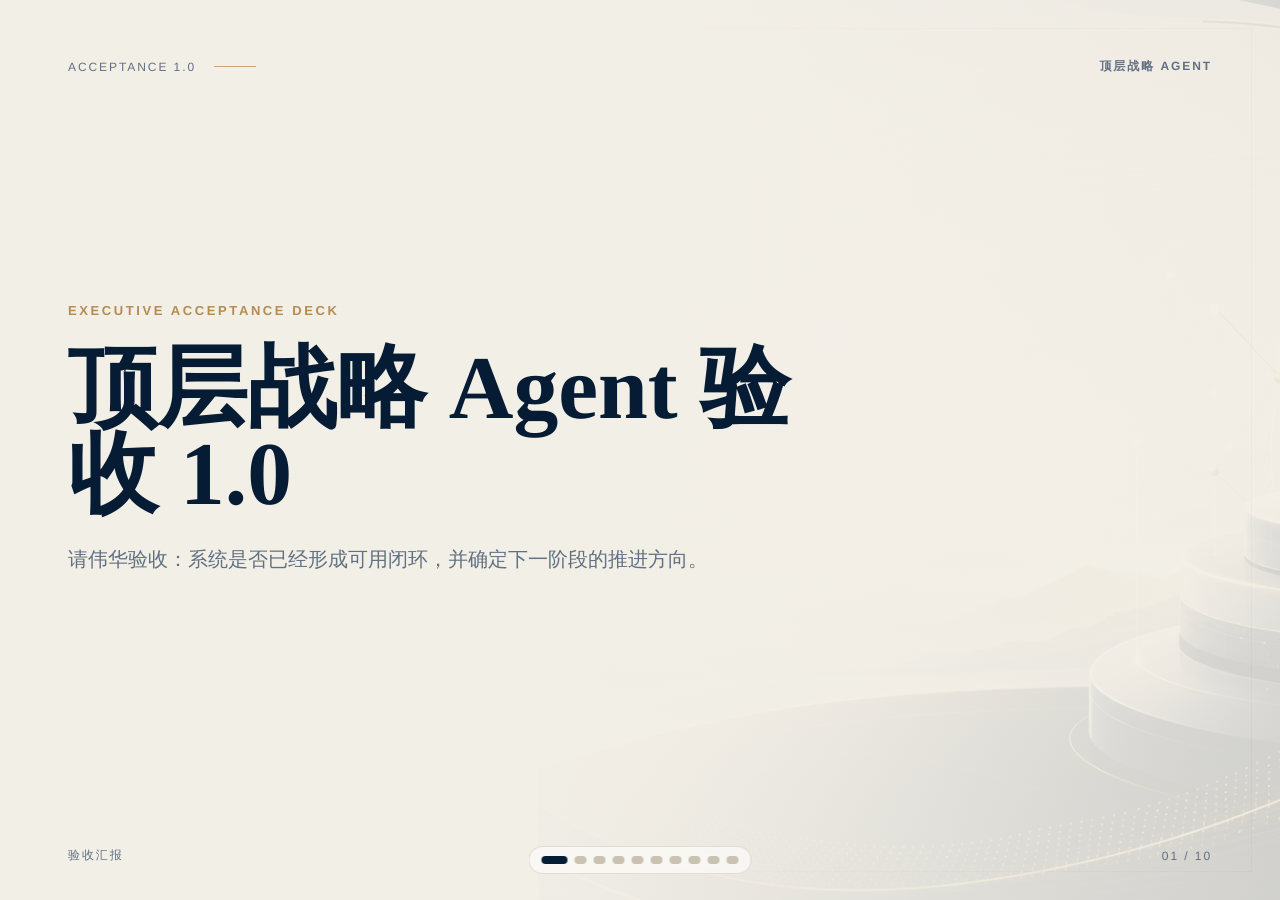
<file: index.html>
<!doctype html>
<html lang="zh-CN">
<head>
  <meta charset="utf-8">
  <meta name="viewport" content="width=device-width, initial-scale=1">
  <title>顶层战略 Agent 验收 1.0</title>
  <style>
    :root {
      --paper: #f2efe7;
      --paper-soft: #fbfaf6;
      --ink: #061b34;
      --muted: #617083;
      --line: #d8d2c4;
      --gold: #b48b52;
      --gold-soft: #e1ceb0;
      --white: #fffdfa;
    }

    * { box-sizing: border-box; }

    html, body {
      margin: 0;
      width: 100%;
      height: 100%;
      overflow: hidden;
      background: var(--paper);
      color: var(--ink);
      font-family: Inter, -apple-system, BlinkMacSystemFont, "PingFang SC", "Microsoft YaHei", sans-serif;
    }

    body {
      -webkit-font-smoothing: antialiased;
      text-rendering: geometricPrecision;
    }

    .deck {
      display: flex;
      width: 100vw;
      height: 100vh;
      overflow-x: auto;
      overflow-y: hidden;
      scroll-snap-type: x mandatory;
      scroll-behavior: smooth;
    }

    .deck::-webkit-scrollbar { display: none; }

    .slide {
      position: relative;
      flex: 0 0 100vw;
      width: 100vw;
      height: 100vh;
      scroll-snap-align: start;
      padding: 58px 68px 68px;
      background:
        linear-gradient(90deg, rgba(180, 139, 82, .08), transparent 36%),
        var(--paper);
      overflow: hidden;
    }

    .slide::before {
      content: "";
      position: absolute;
      inset: 28px;
      border: 1px solid rgba(180, 139, 82, .22);
      pointer-events: none;
    }

    .topline,
    .footer {
      position: relative;
      z-index: 2;
      display: flex;
      align-items: center;
      justify-content: space-between;
      color: var(--muted);
      font-size: 12px;
      letter-spacing: .16em;
      text-transform: uppercase;
    }

    .topline span {
      display: inline-flex;
      align-items: center;
      gap: 18px;
    }

    .topline span::after {
      content: "";
      display: inline-block;
      width: 42px;
      height: 1px;
      background: var(--gold);
      opacity: .72;
    }

    .footer {
      position: absolute;
      left: 68px;
      right: 68px;
      bottom: 36px;
      z-index: 4;
    }

    .frame {
      position: relative;
      z-index: 2;
      height: calc(100vh - 172px);
      display: grid;
      align-content: center;
      gap: 28px;
    }

    h1, h2, h3, p { margin: 0; }

    h1, h2 {
      font-family: Georgia, "Times New Roman", "Songti SC", serif;
      font-weight: 700;
      letter-spacing: 0;
    }

    h1 {
      max-width: 760px;
      font-size: clamp(54px, 7vw, 112px);
      line-height: .96;
    }

    h2 {
      max-width: 960px;
      font-size: clamp(42px, 5.2vw, 78px);
      line-height: 1.04;
    }

    .one-line {
      max-width: none;
      white-space: nowrap;
    }

    .one-line.fit {
      font-size: clamp(40px, 4.4vw, 66px);
    }

    .one-line.tight {
      font-size: clamp(38px, 3.8vw, 56px);
    }

    h3 {
      font-size: 24px;
      line-height: 1.34;
      font-weight: 700;
    }

    .lead {
      max-width: 860px;
      color: var(--muted);
      font-size: clamp(20px, 2vw, 30px);
      line-height: 1.58;
    }

    .cover .lead {
      max-width: none;
      white-space: nowrap;
      font-size: clamp(20px, 1.55vw, 26px);
      line-height: 1.45;
    }

    .kicker {
      color: var(--gold);
      font-size: 13px;
      font-weight: 700;
      letter-spacing: .2em;
      text-transform: uppercase;
    }

    .grid-2 {
      display: grid;
      grid-template-columns: 1fr 1fr;
      gap: 26px;
      align-items: center;
    }

    .grid-3 {
      display: grid;
      grid-template-columns: repeat(3, 1fr);
      gap: 18px;
    }

    .card {
      min-height: 150px;
      padding: 22px 22px 20px;
      background: rgba(251, 250, 246, .88);
      border: 1px solid var(--line);
      border-radius: 8px;
    }

    .card .num {
      display: block;
      margin-bottom: 18px;
      color: var(--gold);
      font-family: Georgia, "Times New Roman", serif;
      font-size: 32px;
      font-style: italic;
    }

    .card p,
    .note,
    .caption,
    li {
      color: var(--muted);
      font-size: 18px;
      line-height: 1.58;
    }

    .metric-row {
      display: grid;
      grid-template-columns: repeat(3, 1fr);
      gap: 20px;
    }

    .metric {
      padding: 22px 24px;
      border-top: 2px solid var(--gold);
      background: rgba(255, 253, 250, .62);
    }

    .metric strong {
      display: block;
      font-family: Georgia, "Times New Roman", serif;
      font-size: 54px;
      line-height: 1;
      color: var(--ink);
    }

    .metric span {
      display: block;
      margin-top: 10px;
      color: var(--muted);
      font-size: 17px;
      line-height: 1.45;
    }

    .source-frame {
      gap: 20px;
    }

    .source-head {
      display: grid;
      grid-template-columns: 1.08fr .92fr;
      gap: 28px;
      align-items: end;
    }

    .source-head h2 {
      font-size: clamp(34px, 3.4vw, 52px);
    }

    .source-head .lead {
      max-width: none;
      font-size: clamp(16px, 1.18vw, 19px);
      line-height: 1.42;
      white-space: nowrap;
    }

    .source-layout {
      display: grid;
      grid-template-columns: .36fr .64fr;
      gap: 24px;
      align-items: start;
    }

    .source-stats {
      display: grid;
      gap: 10px;
      align-content: center;
    }

    .source-stat {
      min-height: 96px;
      padding: 14px 20px;
      border-left: 3px solid var(--gold);
      background: rgba(255, 253, 250, .68);
    }

    .source-stat strong {
      display: block;
      font-family: Georgia, "Times New Roman", serif;
      font-size: 42px;
      line-height: .95;
      color: var(--ink);
    }

    .source-stat span {
      display: block;
      margin-top: 10px;
      color: var(--muted);
      font-size: 16px;
      line-height: 1.42;
    }

    .source-visual {
      display: grid;
      gap: 10px;
      min-width: 0;
    }

    .source-shot {
      display: block;
      overflow: hidden;
      border: 1px solid var(--line);
      border-radius: 8px;
      background: var(--white);
      box-shadow: 0 18px 42px rgba(6, 27, 52, .13);
      color: inherit;
      text-decoration: none;
    }

    .source-shot img {
      display: block;
      width: 100%;
      aspect-ratio: 16 / 8.8;
      object-fit: contain;
      object-position: center;
      background: #f7f9fc;
    }

    .source-caption {
      color: var(--muted);
      font-size: 14px;
      line-height: 1.45;
    }

    .source-proof-row {
      display: grid;
      grid-template-columns: repeat(3, 1fr);
      gap: 14px;
    }

    .source-proof {
      min-height: 104px;
      padding: 18px 20px;
      border: 1px solid var(--line);
      border-top: 2px solid var(--gold);
      border-radius: 8px;
      background: rgba(251, 250, 246, .86);
    }

    .source-proof h3 {
      margin-bottom: 6px;
      font-size: 20px;
      line-height: 1.25;
    }

    .source-proof p {
      color: var(--muted);
      font-size: 15px;
      line-height: 1.45;
    }

    .evidence-grid {
      display: grid;
      grid-template-columns: repeat(3, 1fr);
      gap: 16px;
    }

    .shot {
      display: block;
      overflow: hidden;
      border: 1px solid var(--line);
      border-radius: 8px;
      background: var(--white);
      color: inherit;
      text-decoration: none;
    }

    .shot img {
      display: block;
      width: 100%;
      aspect-ratio: 16 / 9;
      object-fit: contain;
      object-position: center;
      background: #f7f4ec;
    }

    .shot p {
      padding: 12px 14px 14px;
      color: var(--muted);
      font-size: 14px;
      line-height: 1.45;
    }

    .hero-img {
      position: absolute;
      inset: 0 0 0 auto;
      width: 58vw;
      height: 100vh;
      object-fit: cover;
      opacity: .34;
      filter: saturate(.82) contrast(.94);
    }

    .hero-mask {
      position: absolute;
      inset: 0;
      background: linear-gradient(90deg, var(--paper) 0%, rgba(242, 239, 231, .96) 44%, rgba(242, 239, 231, .58) 100%);
      z-index: 1;
    }

    .architecture {
      display: grid;
      grid-template-columns: .58fr 1.42fr;
      gap: 30px;
      align-items: center;
    }

    .architecture h2 {
      font-size: clamp(42px, 4.8vw, 66px);
    }

    .architecture img,
    .chapter-visual,
    .manual-cover {
      width: 100%;
      border: 1px solid var(--line);
      border-radius: 8px;
      background: var(--white);
    }

    .architecture img {
      max-height: 720px;
      object-fit: contain;
      padding: 6px;
    }

    .flow-map-frame {
      display: grid;
      grid-template-columns: .62fr 1.38fr;
      gap: 30px;
      align-items: center;
    }

    .flow-map-frame h2 {
      font-size: clamp(42px, 4.6vw, 64px);
    }

    .flow-map-frame .lead {
      max-width: 620px;
      font-size: clamp(20px, 1.65vw, 25px);
      line-height: 1.54;
    }

    .flow-map-figure {
      display: block;
      overflow: hidden;
      border: 1px solid var(--line);
      border-radius: 8px;
      background: var(--white);
      box-shadow: 0 18px 42px rgba(6, 27, 52, .13);
      color: inherit;
      text-decoration: none;
    }

    .flow-map-figure img {
      display: block;
      width: 100%;
      max-height: 690px;
      object-fit: contain;
      object-position: center;
      background: #ffffff;
    }

    .flow-map-caption {
      margin-top: 10px;
      color: var(--muted);
      font-size: 14px;
      line-height: 1.45;
    }

    .arch-figure,
    .zoom-trigger {
      position: relative;
      cursor: zoom-in;
    }

    .arch-figure {
      display: block;
      color: inherit;
      text-decoration: none;
    }

    .zoom-trigger::after {
      content: "点击放大";
      position: absolute;
      right: 10px;
      bottom: 10px;
      z-index: 3;
      padding: 5px 9px;
      border: 1px solid rgba(180, 139, 82, .55);
      border-radius: 999px;
      background: rgba(251, 250, 246, .9);
      color: var(--ink);
      font-size: 12px;
      letter-spacing: .06em;
      opacity: 0;
      transform: translateY(4px);
      transition: opacity .18s ease, transform .18s ease;
      pointer-events: none;
    }

    .zoom-trigger:hover::after,
    .zoom-trigger:focus-visible::after {
      opacity: 1;
      transform: translateY(0);
    }

    .flow {
      display: grid;
      grid-template-columns: repeat(5, 1fr);
      gap: 12px;
      align-items: stretch;
    }

    .flow .node {
      min-height: 116px;
      padding: 16px;
      background: var(--paper-soft);
      border: 1px solid var(--line);
      border-radius: 8px;
    }

    .flow strong {
      display: block;
      margin-bottom: 10px;
      color: var(--ink);
      font-size: 18px;
    }

    .flow span {
      color: var(--muted);
      font-size: 15px;
      line-height: 1.45;
    }

    .decision {
      display: grid;
      grid-template-columns: 1fr 1fr;
      gap: 18px;
    }

    .decision .card { min-height: 230px; }

    .next-layout {
      display: grid;
      grid-template-columns: 1.32fr .68fr;
      gap: 20px;
      align-items: stretch;
    }

    .path-card,
    .decision-card,
    .roadmap-item {
      background: rgba(251, 250, 246, .88);
      border: 1px solid var(--line);
      border-radius: 8px;
    }

    .path-card,
    .decision-card {
      padding: 24px;
    }

    .path-steps {
      display: grid;
      grid-template-columns: repeat(4, 1fr);
      gap: 12px;
      margin-top: 22px;
    }

    .path-step {
      min-height: 112px;
      padding: 16px 14px;
      border-top: 2px solid var(--gold);
      background: rgba(255, 253, 250, .62);
    }

    .path-step strong {
      display: block;
      margin-bottom: 10px;
      color: var(--ink);
      font-size: 17px;
    }

    .path-step span,
    .decision-card p,
    .roadmap-item p {
      color: var(--muted);
      font-size: 16px;
      line-height: 1.52;
    }

    .decision-card .choice {
      margin-top: 18px;
      padding: 16px 0 0;
      border-top: 1px solid var(--line);
    }

    .decision-card .choice strong {
      display: block;
      margin-bottom: 6px;
      color: var(--ink);
      font-size: 18px;
    }

    .roadmap-strip {
      display: grid;
      grid-template-columns: repeat(3, 1fr);
      gap: 14px;
    }

    .roadmap-item {
      padding: 18px 20px;
    }

    .roadmap-item strong {
      display: block;
      margin-bottom: 8px;
      color: var(--ink);
      font-size: 19px;
    }

    ul {
      margin: 14px 0 0;
      padding-left: 20px;
    }

    li + li { margin-top: 8px; }

    .big-link {
      display: inline-flex;
      align-items: center;
      justify-content: center;
      width: fit-content;
      margin-top: 18px;
      padding: 14px 22px;
      background: var(--ink);
      color: var(--paper-soft);
      border-radius: 999px;
      text-decoration: none;
      font-weight: 700;
      font-size: 18px;
    }

    .controls {
      position: fixed;
      left: 50%;
      bottom: 26px;
      z-index: 20;
      transform: translateX(-50%);
      display: flex;
      gap: 7px;
      padding: 9px 12px;
      border: 1px solid rgba(216, 210, 196, .7);
      border-radius: 999px;
      background: rgba(251, 250, 246, .78);
      backdrop-filter: blur(10px);
    }

    .dot {
      width: 8px;
      height: 8px;
      border: 0;
      border-radius: 999px;
      background: #c9c2b2;
      cursor: pointer;
    }

    .dot.active {
      width: 26px;
      background: var(--ink);
    }

    .lightbox {
      position: fixed;
      inset: 0;
      z-index: 50;
      display: none;
      place-items: center;
      padding: 42px;
      background: rgba(6, 27, 52, .78);
      backdrop-filter: blur(8px);
    }

    .lightbox.open {
      display: grid;
    }

    .lightbox img {
      display: block;
      max-width: 96vw;
      max-height: 88vh;
      object-fit: contain;
      background: var(--paper-soft);
      border: 1px solid rgba(255, 253, 250, .38);
      border-radius: 8px;
      box-shadow: 0 24px 80px rgba(0, 0, 0, .32);
    }

    .lightbox-close,
    .lightbox-open {
      position: fixed;
      z-index: 51;
      border: 1px solid rgba(255, 253, 250, .42);
      background: rgba(251, 250, 246, .92);
      color: var(--ink);
      text-decoration: none;
      font-weight: 700;
      cursor: pointer;
    }

    .lightbox-close {
      top: 24px;
      right: 28px;
      width: 42px;
      height: 42px;
      border-radius: 50%;
      font-size: 24px;
      line-height: 1;
    }

    .lightbox-open {
      right: 84px;
      bottom: 28px;
      padding: 12px 16px;
      border-radius: 999px;
      font-size: 14px;
    }

    @media (max-width: 980px) {
      .slide { padding: 38px 28px 66px; overflow-y: auto; }
      .slide::before { inset: 14px; }
      .frame { height: auto; min-height: calc(100vh - 140px); }
      .footer { left: 28px; right: 28px; }
      .cover .lead { white-space: normal; }
      .grid-2,
      .grid-3,
      .architecture,
      .flow-map-frame,
      .decision,
      .next-layout,
      .source-head,
      .source-layout,
      .source-proof-row,
      .path-steps,
      .roadmap-strip,
      .evidence-grid,
      .metric-row,
      .flow { grid-template-columns: 1fr; }
      .one-line { white-space: normal; }
      .source-head .lead { white-space: normal; }
      .hero-img { width: 100vw; opacity: .18; }
      .flow .node { min-height: auto; }
    }
  </style>
</head>
<body>
  <main class="deck" id="deck" aria-label="顶层战略 Agent 验收 1.0">
    <section class="slide cover">
      <img class="hero-img" src="images/generated/cover-v1.png" alt="">
      <div class="hero-mask"></div>
      <div class="topline"><span>Acceptance 1.0</span><b>顶层战略 Agent</b></div>
      <div class="frame">
        <div class="kicker">Executive Acceptance Deck</div>
        <h1>顶层战略 Agent 验收 1.0</h1>
        <p class="lead">请伟华验收：系统是否已经形成可用闭环，并确定下一阶段的推进方向。</p>
      </div>
      <div class="footer"><span>验收汇报</span><span>01 / 10</span></div>
    </section>

    <section class="slide">
      <div class="topline"><span>What To Accept</span><b>本场节奏</b></div>
      <div class="frame">
        <h2>今天请伟华验收三件事</h2>
        <div class="grid-3">
          <div class="card">
            <span class="num">01</span>
            <h3>系统闭环是否成立</h3>
            <p>从 0 到 1 构建、日常动态更新、专家复核与人工判断，是否已经构成可演示的完整闭环。</p>
          </div>
          <div class="card">
            <span class="num">02</span>
            <h3>角色边界是否正确</h3>
            <p>AI 负责汇总、拆解、生成建议与复核依据；人保留采纳、拒绝、调整和发布的最终判断。</p>
          </div>
          <div class="card">
            <span class="num">03</span>
            <h3>下一步如何推进</h3>
            <p>请伟华确定试点范围、信息源接入方向，并拍板下一阶段是否向“AI+管理”中间层推进。</p>
          </div>
        </div>
      </div>
      <div class="footer"><span>验收范围</span><span>02 / 10</span></div>
    </section>

    <section class="slide">
      <div class="topline"><span>AI + Management</span><b>系统位置</b></div>
      <div class="frame architecture">
        <div>
          <div class="kicker">Current Layer</div>
          <h2>项目集战略闭环</h2>
          <p class="lead">它先把高层会议、外部信息和项目集材料转成项目集战略文档，再把战略变化向下游管理系统传递。</p>
          <ul>
            <li>第一层：项目集输入与战略闭环，当前已跑通。</li>
            <li>第二层：意图识别与分发 Agent，识别项目集目标、事务类型、风险等级并匹配对应 Agent。</li>
            <li>第三层：AI 项目集管理闭环与 AI 执行交付闭环，后续逐步打通。</li>
          </ul>
        </div>
        <a class="arch-figure zoom-trigger" href="images/transaction-ai-vs-ai-management.png" data-zoom-src="images/transaction-ai-vs-ai-management.png" aria-label="放大查看 AI 管理流程图">
          <img src="images/transaction-ai-vs-ai-management.png" alt="事务加 AI 与 AI 加管理模式对比流程图">
        </a>
      </div>
      <div class="footer"><span>整体架构</span><span>03 / 10</span></div>
    </section>

    <section class="slide">
      <div class="topline"><span>User Flow Map</span><b>系统闭环</b></div>
      <div class="frame flow-map-frame">
        <div>
          <div class="kicker">Closed Loop</div>
          <h2 class="one-line tight">系统如何完成闭环</h2>
          <p class="lead">0-1 构建与日常动态更新共用一套闭环：AI 生成建议，人做关键判断，最终回写战略文档。</p>
        </div>
        <div>
          <a class="flow-map-figure zoom-trigger" href="#" data-asset="diagrams/strategy-agent-user-flow.png" data-zoom-src="diagrams/strategy-agent-user-flow.png" aria-label="放大查看顶层战略 Agent 用户使用流程图">
            <img data-asset="diagrams/strategy-agent-user-flow.png" alt="顶层战略 Agent 用户使用流程结构图">
          </a>
          <p class="flow-map-caption">点击流程图可打开高清大图，查看从登录、0-1 构建到日常动态更新的完整用户路径。</p>
        </div>
      </div>
      <div class="footer"><span>流程总览</span><span>04 / 10</span></div>
    </section>

    <section class="slide">
      <div class="topline"><span>Evidence Base</span><b>输入基座</b></div>
      <div class="frame source-frame">
        <div class="source-head">
          <div>
            <div class="kicker">Source Materials</div>
            <h2 class="one-line">项目集的源材料已经整理完成</h2>
          </div>
          <p class="lead">当前 10 份项目集战略文档已完成并上传，下一步由项目集负责人进入系统使用。</p>
        </div>
        <div class="source-layout">
          <div class="source-stats">
            <div class="source-stat">
              <strong>1,673</strong>
              <span>篇会议纪要完成项目相关性蒸馏，覆盖 2025-01-01 至 2026-05-13。</span>
            </div>
            <div class="source-stat">
              <strong>10</strong>
              <span>份项目集战略文档进入系统，构成独立战略空间。</span>
            </div>
            <div class="source-stat">
              <strong>2</strong>
              <span>类信息源已接入方向：高层 DJ 会议纪要与外部行业资讯。</span>
            </div>
            <div class="source-stat cost">
              <strong>1</strong>
              <span>万元人民币算力成本，用于单个项目集蒸馏 1,673 篇会议纪要。</span>
            </div>
          </div>
          <div class="source-visual">
            <a class="source-shot zoom-trigger" href="#" data-asset="screenshots-hd/30-source-materials-dashboard.png" data-zoom-src="screenshots-hd/30-source-materials-dashboard.png" aria-label="放大查看项目集源材料截图">
              <img data-asset="screenshots-hd/30-source-materials-dashboard.png" alt="项目集源材料截图">
            </a>
            <p class="source-caption">产品截图来自生产环境数据，点击截图可放大查看 10 个项目集战略空间。</p>
          </div>
        </div>
        <div class="source-proof-row">
          <div class="source-proof">
            <h3>输入可追溯</h3>
            <p>每个观点都应能回到具体会议、行业资讯或专家建议，避免战略文档变成不可追问的摘要。</p>
          </div>
          <div class="source-proof">
            <h3>更新可持续</h3>
            <p>新会议与外部变化可以持续进入日常更新流程，推动战略文档动态变化。</p>
          </div>
          <div class="source-proof">
            <h3>空间可扩展</h3>
            <p>每个项目集形成独立战略空间，后续可汇总为非游业务整体战略文档。</p>
          </div>
        </div>
      </div>
      <div class="footer"><span>证据基座</span><span>05 / 10</span></div>
    </section>

    <section class="slide">
      <div class="topline"><span>Closed Loops</span><b>系统闭环</b></div>
      <div class="frame">
        <h2>两个核心闭环已经跑通</h2>
        <div class="evidence-grid">
          <a class="shot zoom-trigger" href="#" data-asset="screenshots-hd/01-dashboard.png" data-zoom-src="screenshots-hd/01-dashboard.png" aria-label="放大查看仪表盘截图">
            <img data-asset="screenshots-hd/01-dashboard.png" alt="仪表盘截图">
            <p>仪表盘：先看战略文档、构建进度和日更状态。</p>
          </a>
          <a class="shot zoom-trigger" href="#" data-asset="screenshots-hd/11-build-direction.png" data-zoom-src="screenshots-hd/11-build-direction.png" aria-label="放大查看方向确认截图">
            <img data-asset="screenshots-hd/11-build-direction.png" alt="方向确认截图">
            <p>0-1 构建：AI 拆出方向，用户逐层确认。</p>
          </a>
          <a class="shot zoom-trigger" href="#" data-asset="screenshots-hd/14-build-expert-review.png" data-zoom-src="screenshots-hd/14-build-expert-review.png" aria-label="放大查看专家评审截图">
            <img data-asset="screenshots-hd/14-build-expert-review.png" alt="专家评审截图">
            <p>专家复核：多专家讨论后给出建议，不让 AI 单点决策。</p>
          </a>
          <a class="shot zoom-trigger" href="#" data-asset="screenshots-hd/15-build-completed.png" data-zoom-src="screenshots-hd/15-build-completed.png" aria-label="放大查看构建完成截图">
            <img data-asset="screenshots-hd/15-build-completed.png" alt="构建完成截图">
            <p>完成态：从材料到正式战略文档的闭环成立。</p>
          </a>
          <a class="shot zoom-trigger" href="#" data-asset="screenshots-hd/21-daily-update-review.png" data-zoom-src="screenshots-hd/21-daily-update-review.png" aria-label="放大查看日更建议截图">
            <img data-asset="screenshots-hd/21-daily-update-review.png" alt="日更建议截图">
            <p>日常更新：新信息转成可采纳、可拒绝、可调整的建议。</p>
          </a>
          <a class="shot zoom-trigger" href="#" data-asset="screenshots-hd/23-daily-decision.png" data-zoom-src="screenshots-hd/23-daily-decision.png" aria-label="放大查看日更决策截图">
            <img data-asset="screenshots-hd/23-daily-decision.png" alt="日更决策截图">
            <p>日更决策：最终由人确认并回写战略文档。</p>
          </a>
        </div>
      </div>
      <div class="footer"><span>闭环证据</span><span>06 / 10</span></div>
    </section>

    <section class="slide">
      <div class="topline"><span>Governance</span><b>权限边界</b></div>
      <div class="frame">
        <div class="grid-2">
          <div>
            <div class="kicker">Human In The Loop</div>
            <h2 class="one-line tight">AI 提建议，人做判断</h2>
            <p class="lead">系统设计的关键不是让 AI 越过管理责任，而是把分散信息变成可判断的材料，让负责人把精力放在更高价值的判断上。</p>
          </div>
          <img class="chapter-visual" src="images/generated/chapter-strategy-loop-v1.png" alt="">
        </div>
        <div class="flow">
          <div class="node"><strong>多源输入</strong><span>会议纪要、行业资讯、项目材料进入系统。</span></div>
          <div class="node"><strong>AI 拆解</strong><span>提炼方向、维度、观点和风险变化。</span></div>
          <div class="node"><strong>专家复核</strong><span>多专家给出争议点和可采纳建议。</span></div>
          <div class="node"><strong>人工判断</strong><span>负责人采纳、拒绝、调整或发布。</span></div>
          <div class="node"><strong>版本回写</strong><span>形成可追溯战略文档和后续影响。</span></div>
        </div>
      </div>
      <div class="footer"><span>边界设计</span><span>07 / 10</span></div>
    </section>

    <section class="slide">
      <div class="topline"><span>Decision</span><b>请伟华总决策</b></div>
      <div class="frame">
        <h2 class="one-line fit">试点与信息源决策</h2>
        <div class="decision">
          <div class="card">
            <span class="num">决策一</span>
            <h3>试点范围怎么定？</h3>
            <p>项目组建议先安排 3-4 个项目集负责人试点，在真实工作中验证使用频率、判断质量和日更价值。</p>
            <ul>
              <li>保守：1-2 个负责人小范围测试。</li>
              <li>推荐：3-4 个负责人形成横向对比。</li>
              <li>激进：10 个项目组一次性接入。</li>
            </ul>
          </div>
          <div class="card">
            <span class="num">决策二</span>
            <h3>信息源是否还要补充？</h3>
            <p>当前已有高层 DJ 会议纪要与外部行业资讯。下一步可能接入财务数据、项目管理数据、行业专家经验输入。</p>
            <ul>
              <li>请伟华先判断这些方向是否认可。</li>
              <li>如认可，再安排优先级与接入边界。</li>
              <li>如有更关键的信息源，请现场补充。</li>
            </ul>
          </div>
        </div>
      </div>
      <div class="footer"><span>决策问题</span><span>08 / 10</span></div>
    </section>

    <section class="slide">
      <div class="topline"><span>Decision</span><b>请伟华总决策</b></div>
      <div class="frame">
        <h2 class="one-line fit">总决策三：下一阶段投入方向</h2>
        <div class="next-layout">
          <div class="path-card">
            <span class="num">项目组建议</span>
            <h3>按“顶层先用，中间层再接”的路径推进</h3>
            <div class="path-steps">
              <div class="path-step"><strong>01 投入使用</strong><span>先让项目集负责人真实使用顶层战略系统。</span></div>
              <div class="path-step"><strong>02 沉淀文档</strong><span>形成各项目集的顶层战略规划文档。</span></div>
              <div class="path-step"><strong>03 建中间层</strong><span>构建意图识别与分发 Agent。</span></div>
              <div class="path-step"><strong>04 接执行层</strong><span>逐步打通 AI 项目管理与执行交付闭环。</span></div>
            </div>
          </div>
          <div class="decision-card">
            <span class="num">请伟华总拍板</span>
            <h3>是否认可按此方向推进？</h3>
            <div class="choice"><strong>认可</strong><p>项目组按此进入下一版本规划与实施。</p></div>
            <div class="choice"><strong>调整</strong><p>请伟华总给出更优先的方向或目标边界，项目组据此修订。</p></div>
          </div>
        </div>
        <div class="roadmap-strip">
          <div class="roadmap-item">
            <strong>执行层方向 1</strong>
            <p>事务进入漏斗池后，自动分配给 AI 员工。</p>
          </div>
          <div class="roadmap-item">
            <strong>执行层方向 2</strong>
            <p>事务完成后，由 AI 或验收人员形成结构化反馈。</p>
          </div>
          <div class="roadmap-item">
            <strong>执行层方向 3</strong>
            <p>周验收、月验收、阶段目标验收逐级回流。</p>
          </div>
        </div>
      </div>
      <div class="footer"><span>下一阶段</span><span>09 / 10</span></div>
    </section>

    <section class="slide">
      <div class="topline"><span>Appendix</span><b>产品手册</b></div>
      <div class="frame grid-2">
        <div>
          <div class="kicker">HD Manual</div>
          <h2>请打开产品手册查看完整流程</h2>
          <a class="big-link" href="#" data-href="manual/index.html" target="_blank" rel="noopener">打开产品使用手册</a>
        </div>
        <div>
          <a class="arch-figure zoom-trigger" href="#" data-asset="manual/images/generated/manual-cover-v1.png" data-zoom-src="manual/images/generated/manual-cover-v1.png" aria-label="放大查看产品使用手册封面">
            <img class="manual-cover" data-asset="manual/images/generated/manual-cover-v1.png" alt="产品使用手册封面">
          </a>
          <p class="caption">产品截图均来自测试数据，并非正式数据；点击截图可放大查看。</p>
        </div>
      </div>
      <div class="footer"><span>附录入口</span><span>10 / 10</span></div>
    </section>
  </main>

  <nav class="controls" aria-label="幻灯片导航"></nav>

  <div class="lightbox" role="dialog" aria-modal="true" aria-label="放大查看图片">
    <button class="lightbox-close" type="button" aria-label="关闭放大图片">×</button>
    <img alt="">
    <a class="lightbox-open" href="#" target="_blank" rel="noopener">打开原图</a>
  </div>

  <script>
    const deck = document.querySelector("#deck");
    const slides = Array.from(document.querySelectorAll(".slide"));
    const controls = document.querySelector(".controls");
    const lightbox = document.querySelector(".lightbox");
    const lightboxImg = lightbox.querySelector("img");
    const lightboxOpen = lightbox.querySelector(".lightbox-open");
    const lightboxClose = lightbox.querySelector(".lightbox-close");
    const externalPrefix = location.pathname.includes("/ppt/") || location.pathname.endsWith("/ppt") ? "../" : "";

    function assetUrl(path) {
      if (!path || /^(https?:|data:|blob:|#)/i.test(path)) return path;
      if (path.startsWith("screenshots-hd/") || path.startsWith("manual/")) return externalPrefix + path;
      return path;
    }

    document.querySelectorAll("[data-asset]").forEach((element) => {
      const resolved = assetUrl(element.dataset.asset);
      if (element.tagName === "IMG") element.src = resolved;
      if (element.tagName === "A") element.href = resolved;
    });

    document.querySelectorAll("[data-href]").forEach((element) => {
      element.href = assetUrl(element.dataset.href);
    });

    const dots = slides.map((slide, index) => {
      const dot = document.createElement("button");
      dot.className = "dot";
      dot.type = "button";
      dot.setAttribute("aria-label", `跳转到第 ${index + 1} 页`);
      dot.addEventListener("click", () => slide.scrollIntoView({ behavior: "smooth", inline: "start" }));
      controls.appendChild(dot);
      return dot;
    });

    function activeIndex() {
      return Math.round(deck.scrollLeft / deck.clientWidth);
    }

    function syncDots() {
      const current = activeIndex();
      dots.forEach((dot, index) => dot.classList.toggle("active", index === current));
    }

    function go(delta) {
      const next = Math.min(slides.length - 1, Math.max(0, activeIndex() + delta));
      slides[next].scrollIntoView({ behavior: "smooth", inline: "start" });
    }

    function openLightbox(source, alt) {
      const resolved = assetUrl(source);
      lightboxImg.src = resolved;
      lightboxImg.alt = alt || "放大图片";
      lightboxOpen.href = resolved;
      lightbox.classList.add("open");
    }

    function closeLightbox() {
      lightbox.classList.remove("open");
      lightboxImg.removeAttribute("src");
    }

    document.querySelectorAll(".zoom-trigger").forEach((trigger) => {
      trigger.addEventListener("click", (event) => {
        event.preventDefault();
        const source = trigger.dataset.zoomSrc || trigger.dataset.asset || trigger.getAttribute("href");
        const image = trigger.querySelector("img");
        openLightbox(source, image?.alt || trigger.getAttribute("aria-label"));
      });
    });

    deck.addEventListener("scroll", () => window.requestAnimationFrame(syncDots), { passive: true });
    window.addEventListener("resize", syncDots);
    let wheelLocked = false;
    window.addEventListener("wheel", (event) => {
      if (lightbox.classList.contains("open")) return;

      const delta = Math.abs(event.deltaY) >= Math.abs(event.deltaX) ? event.deltaY : event.deltaX;
      if (Math.abs(delta) < 24) return;

      event.preventDefault();
      if (wheelLocked) return;

      go(delta > 0 ? 1 : -1);
      wheelLocked = true;
      window.setTimeout(() => {
        wheelLocked = false;
      }, 560);
    }, { passive: false });

    lightbox.addEventListener("click", (event) => {
      if (event.target === lightbox) closeLightbox();
    });
    lightboxClose.addEventListener("click", closeLightbox);
    window.addEventListener("keydown", (event) => {
      if (event.key === "Escape" && lightbox.classList.contains("open")) {
        closeLightbox();
        return;
      }
      if (lightbox.classList.contains("open")) return;

      if (event.key === "ArrowRight" || event.key === "PageDown" || event.key === " ") go(1);
      if (event.key === "ArrowLeft" || event.key === "PageUp") go(-1);
      if (event.key === "Home") slides[0].scrollIntoView({ behavior: "smooth", inline: "start" });
      if (event.key === "End") slides[slides.length - 1].scrollIntoView({ behavior: "smooth", inline: "start" });
    });
    syncDots();
  </script>
</body>
</html>
</file>
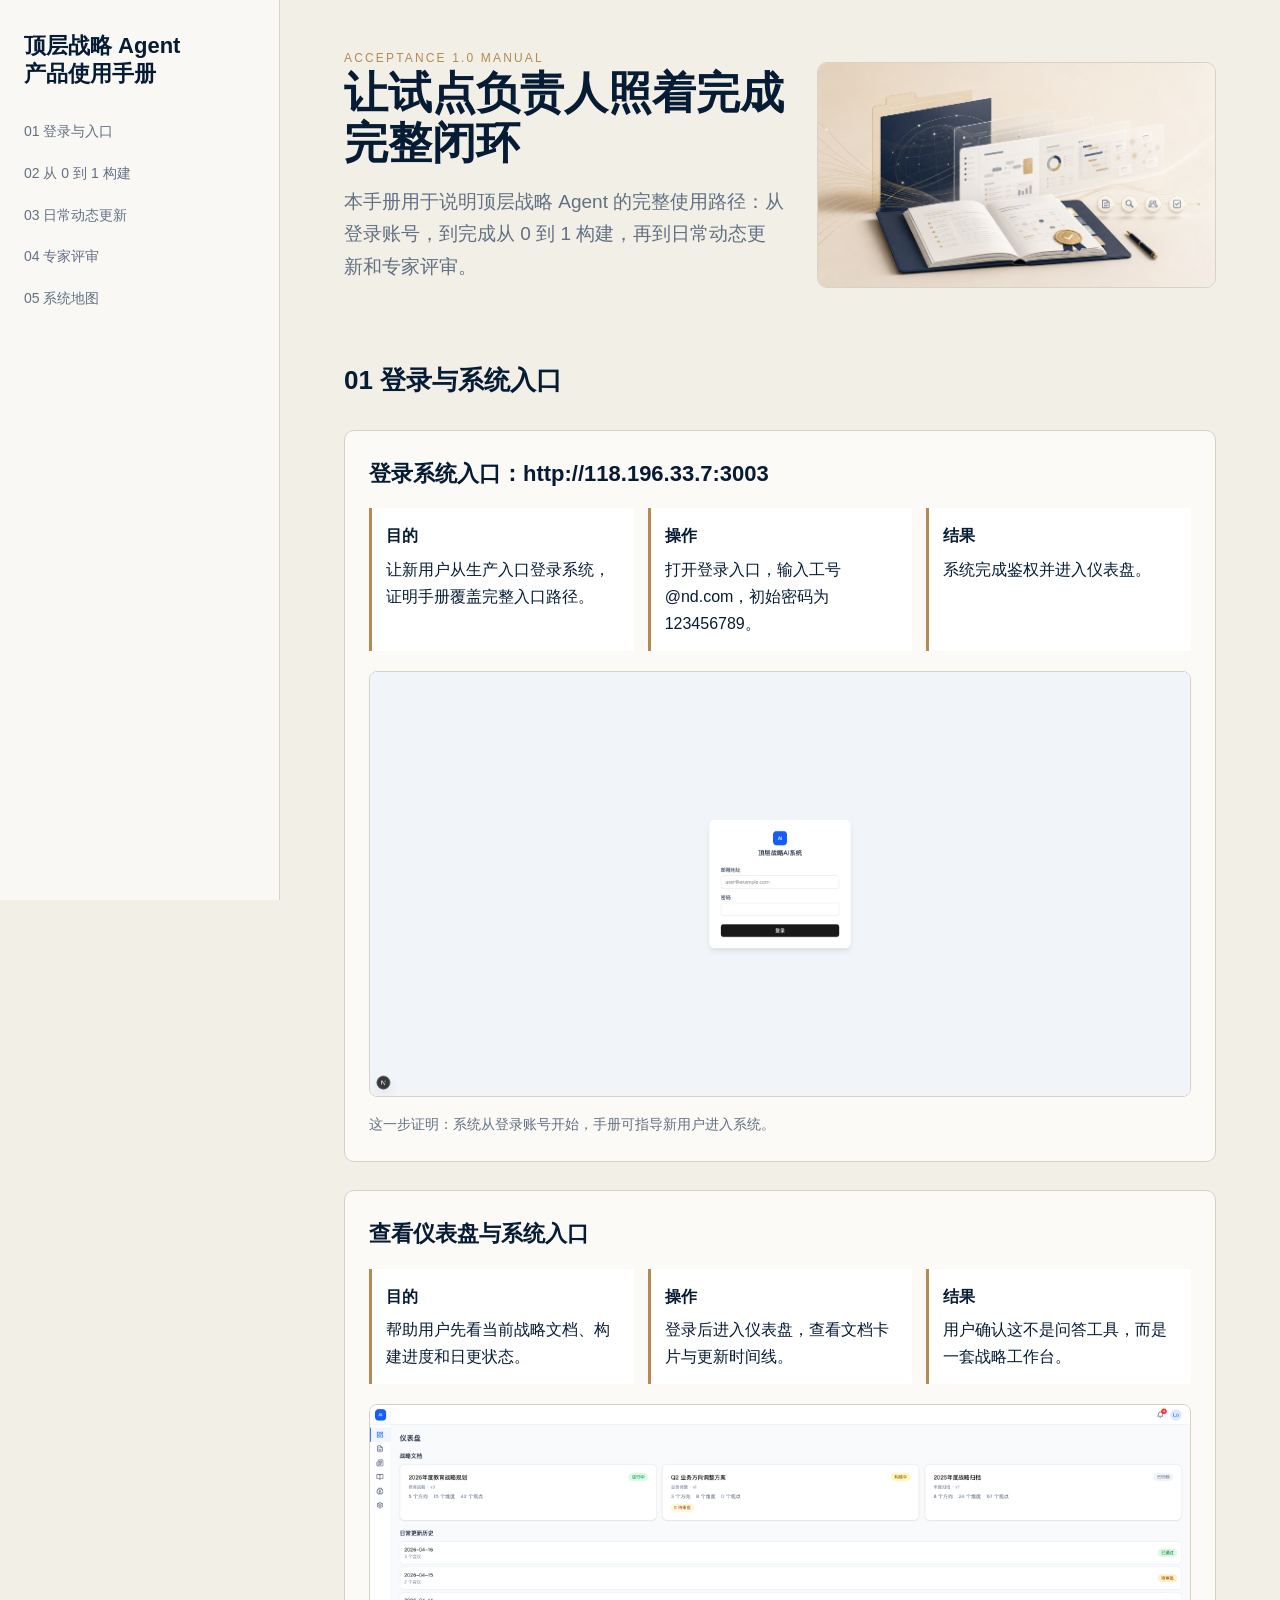
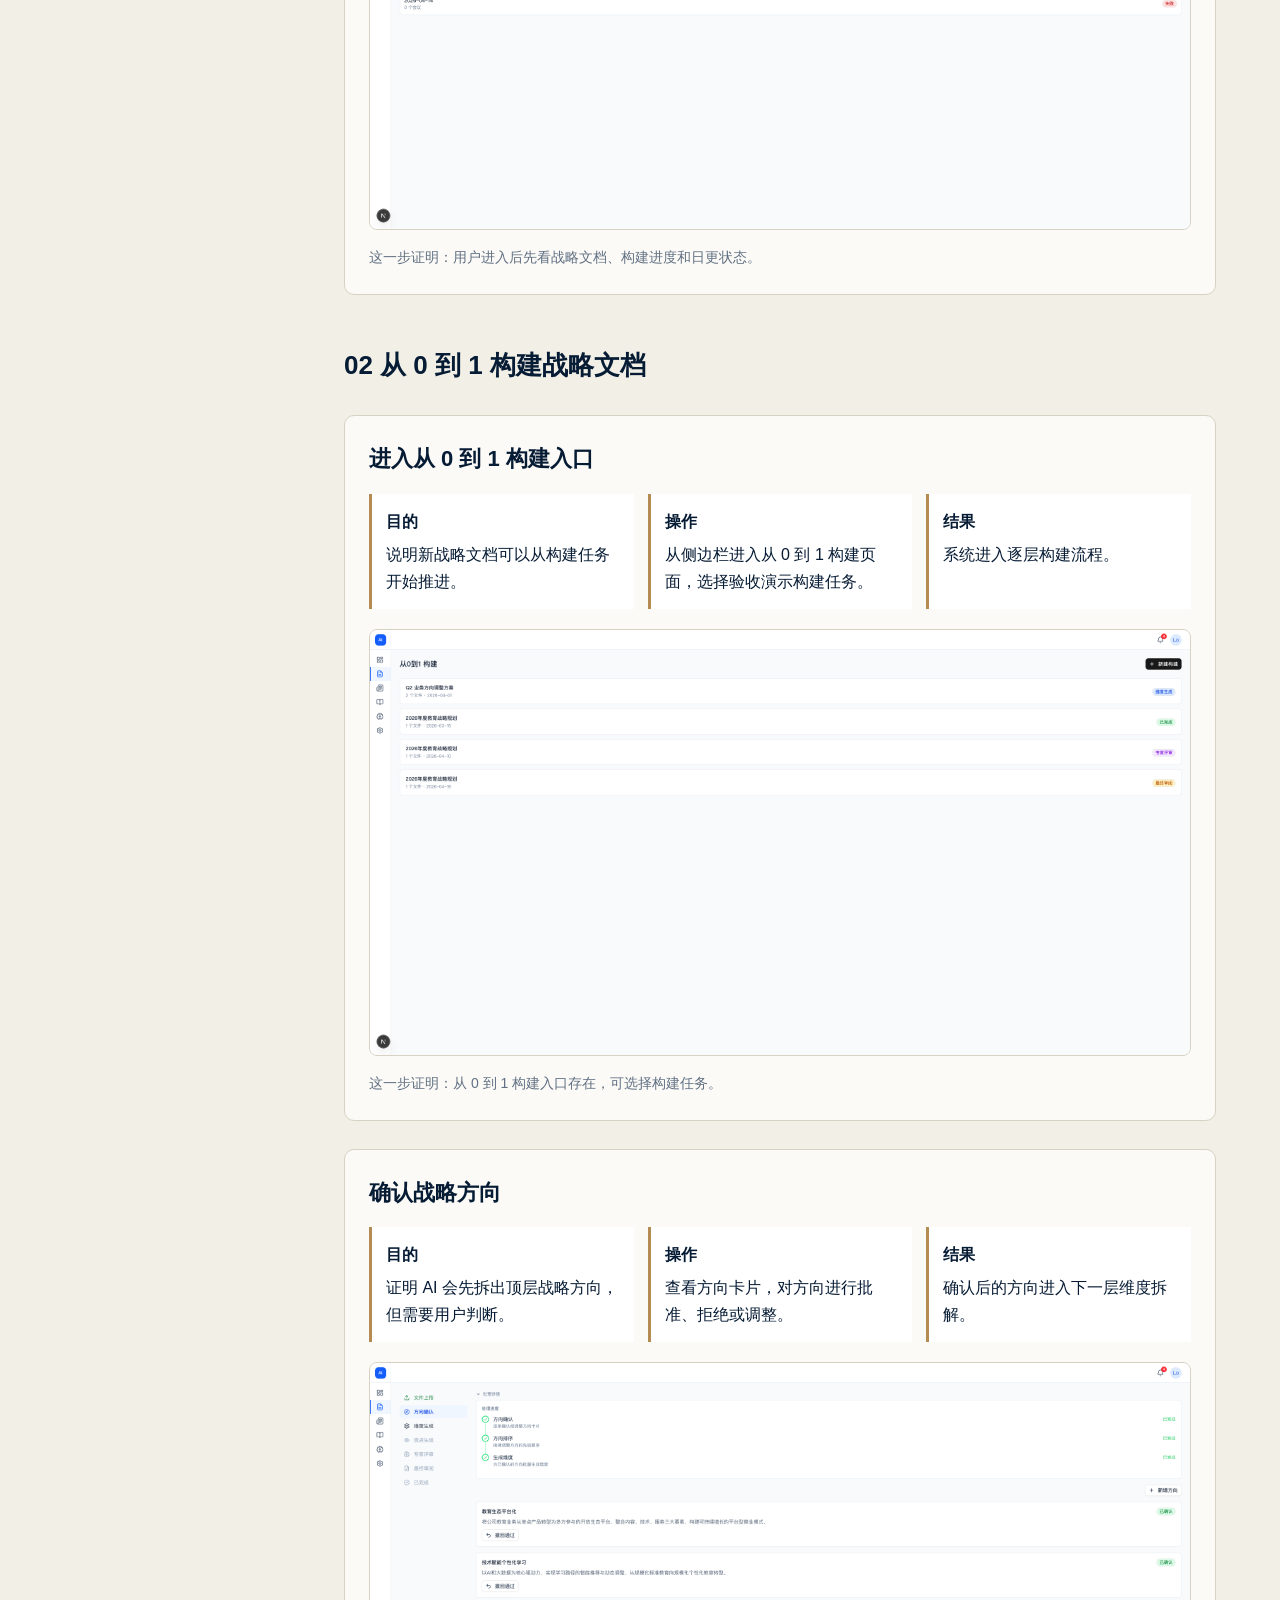
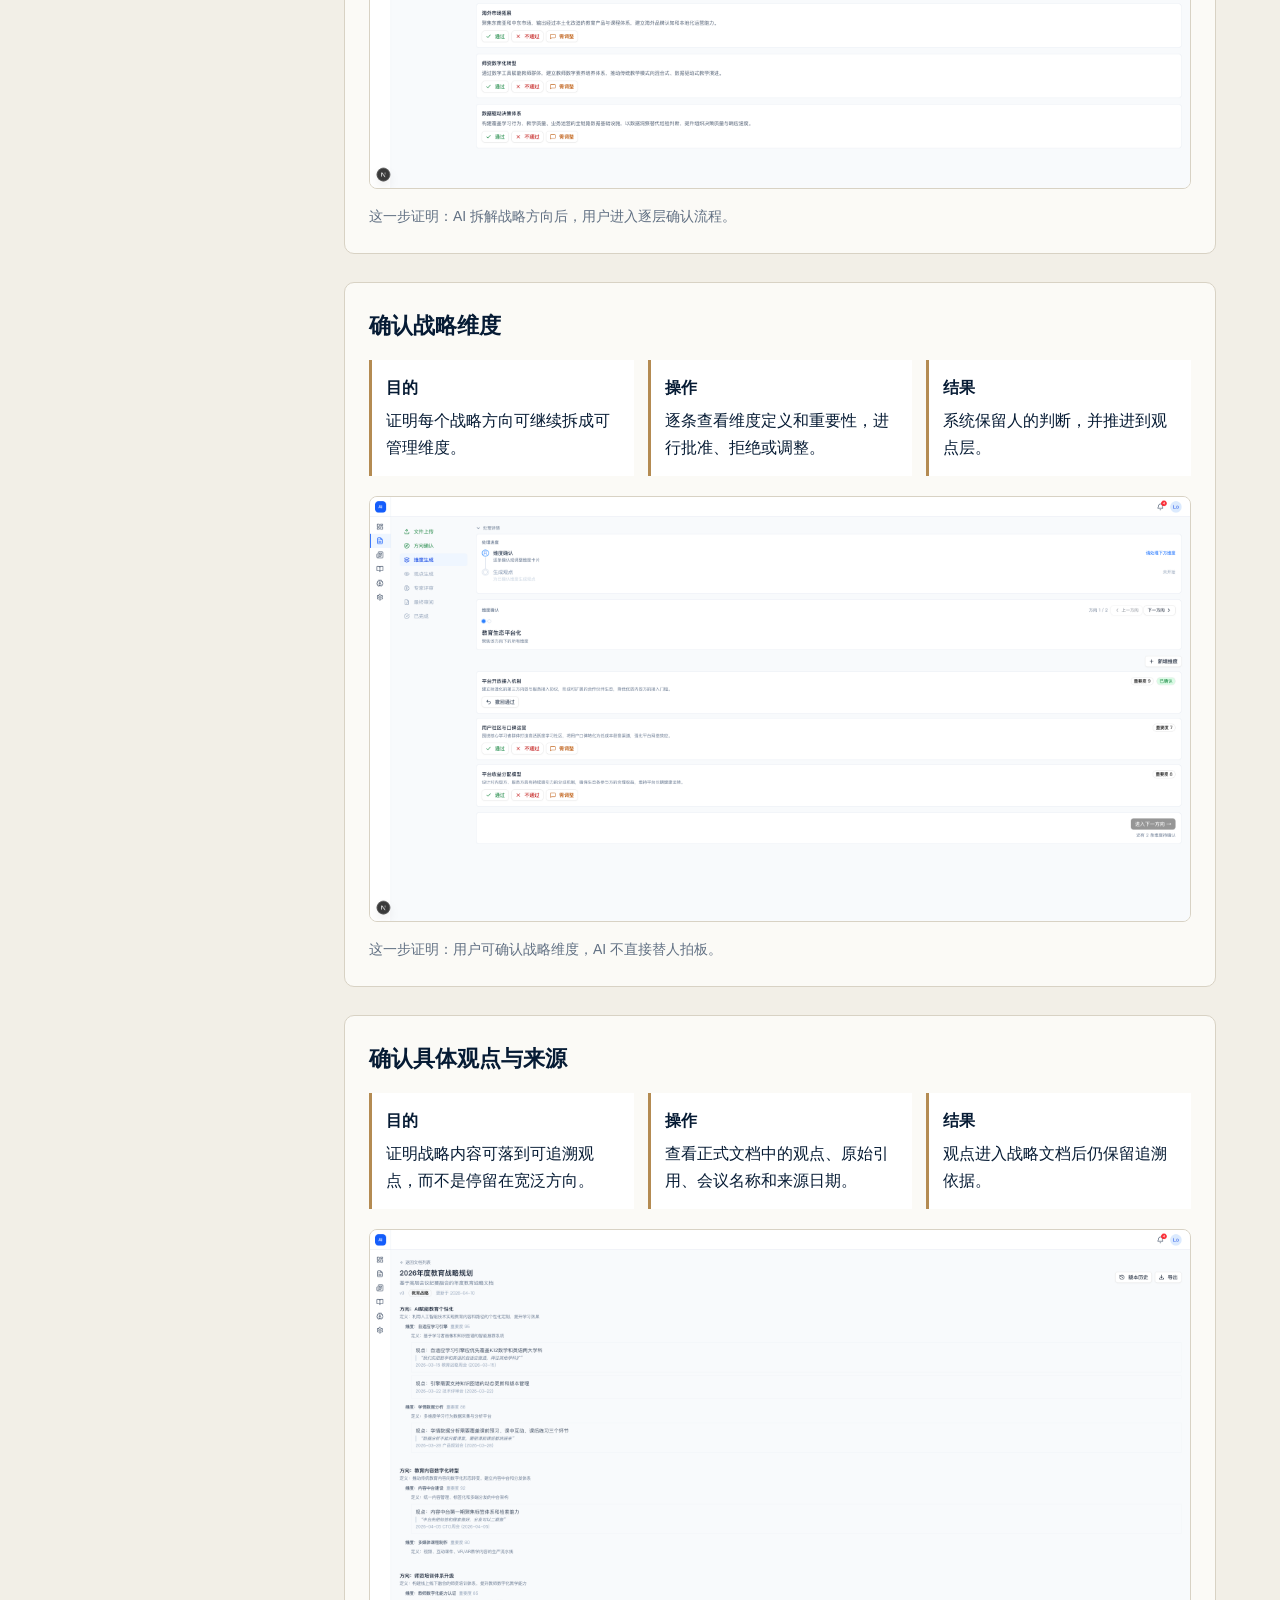
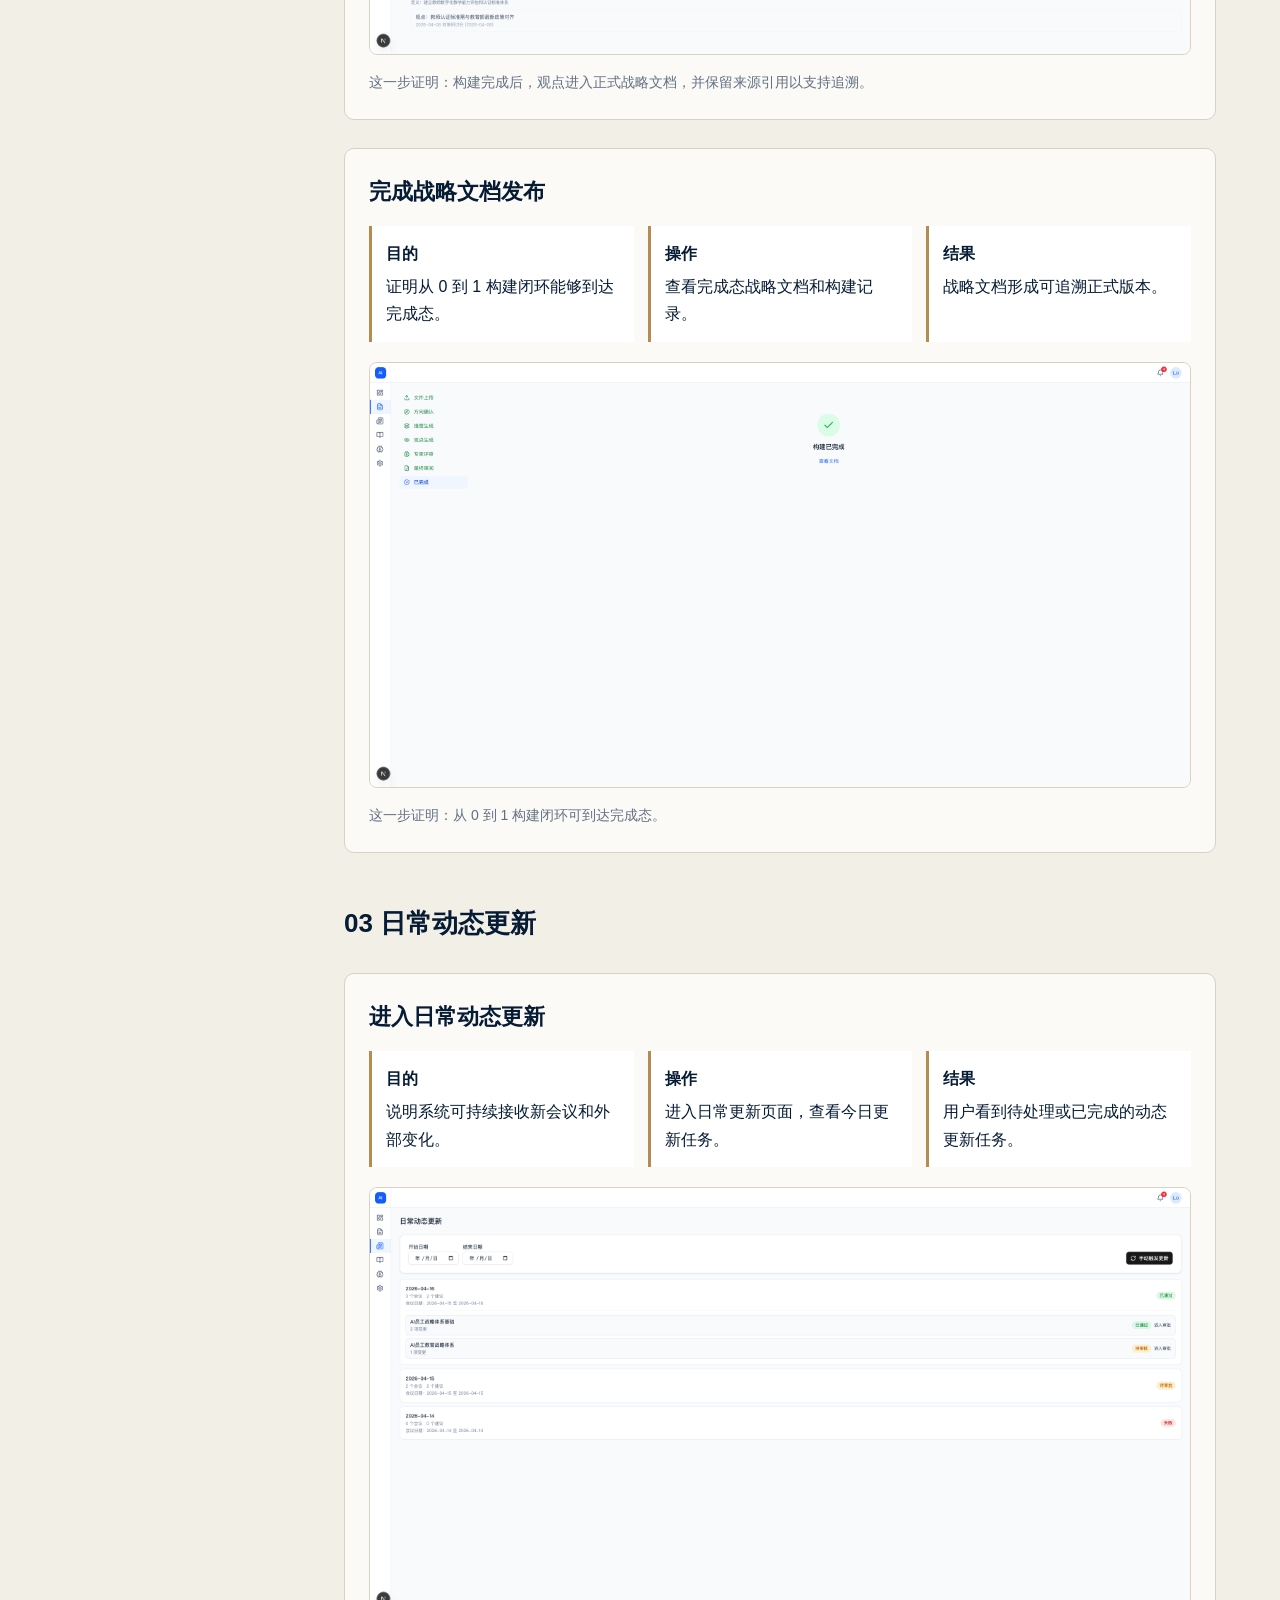
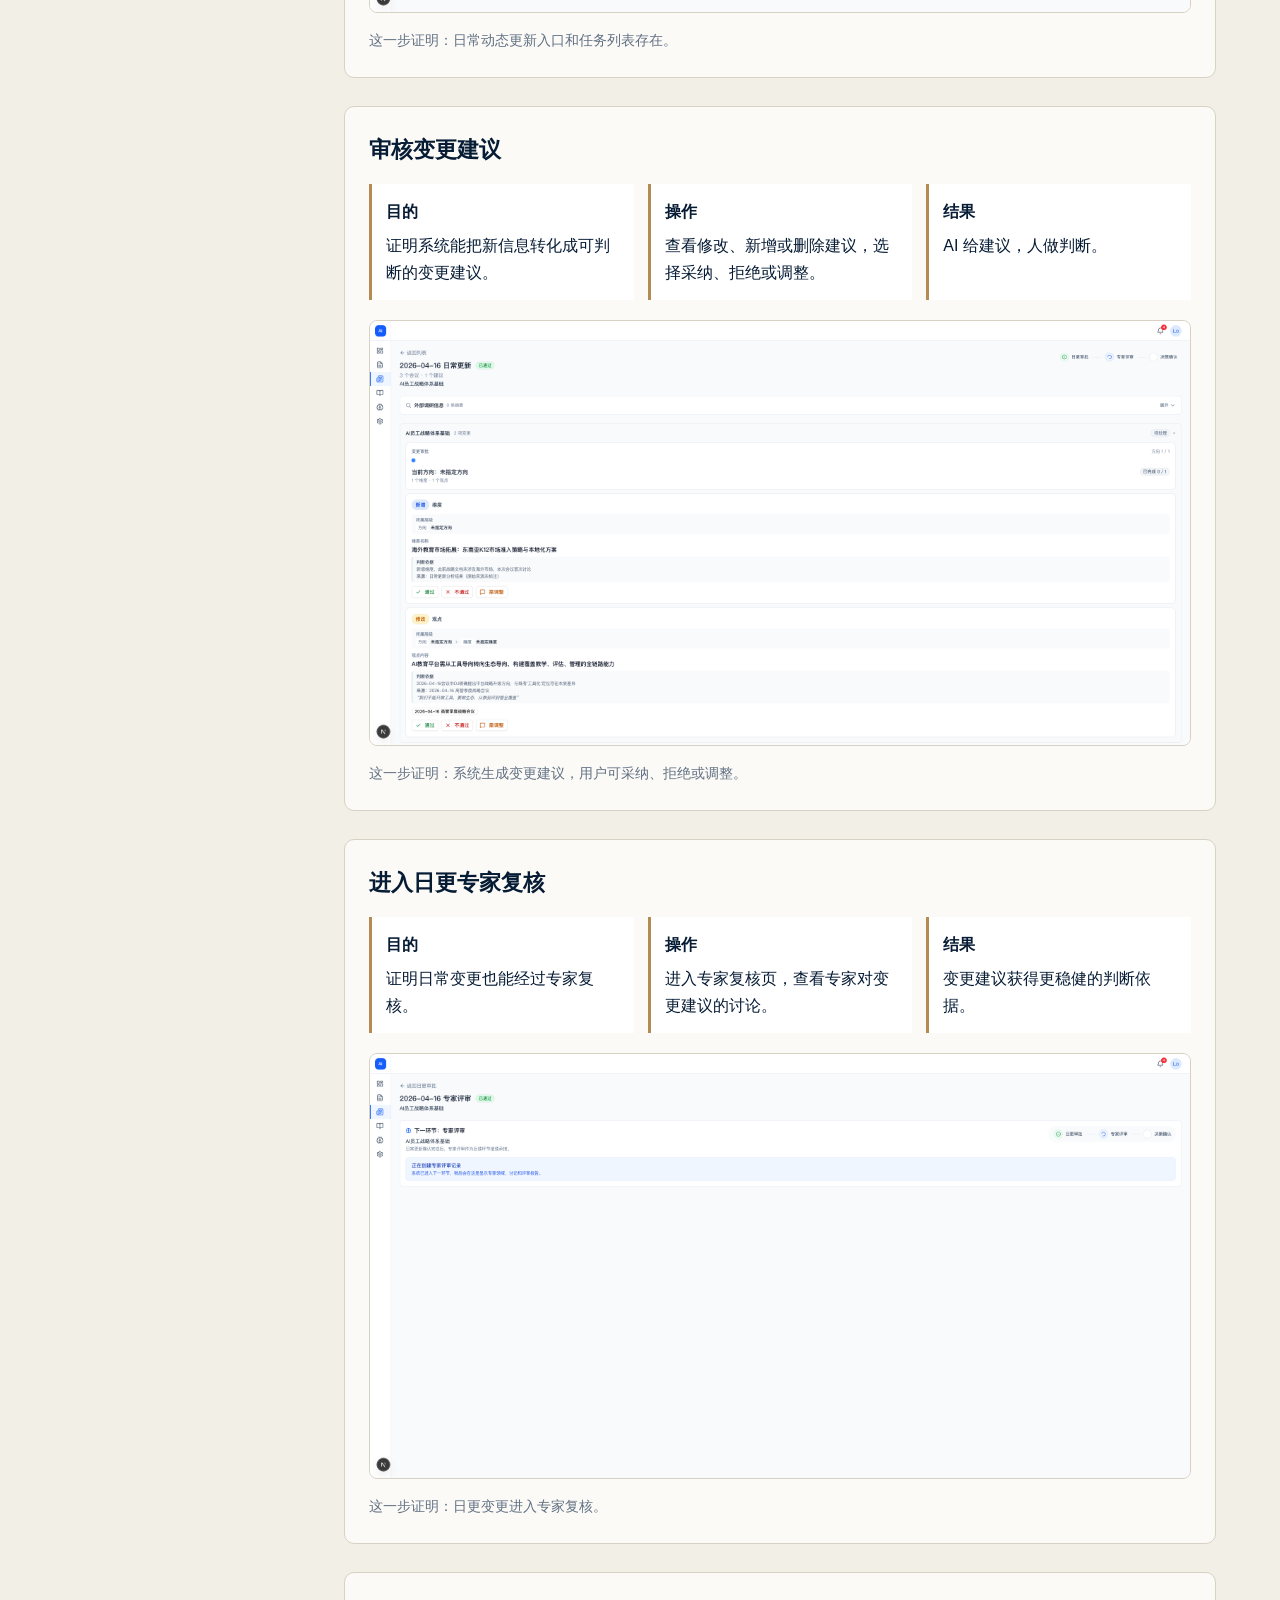
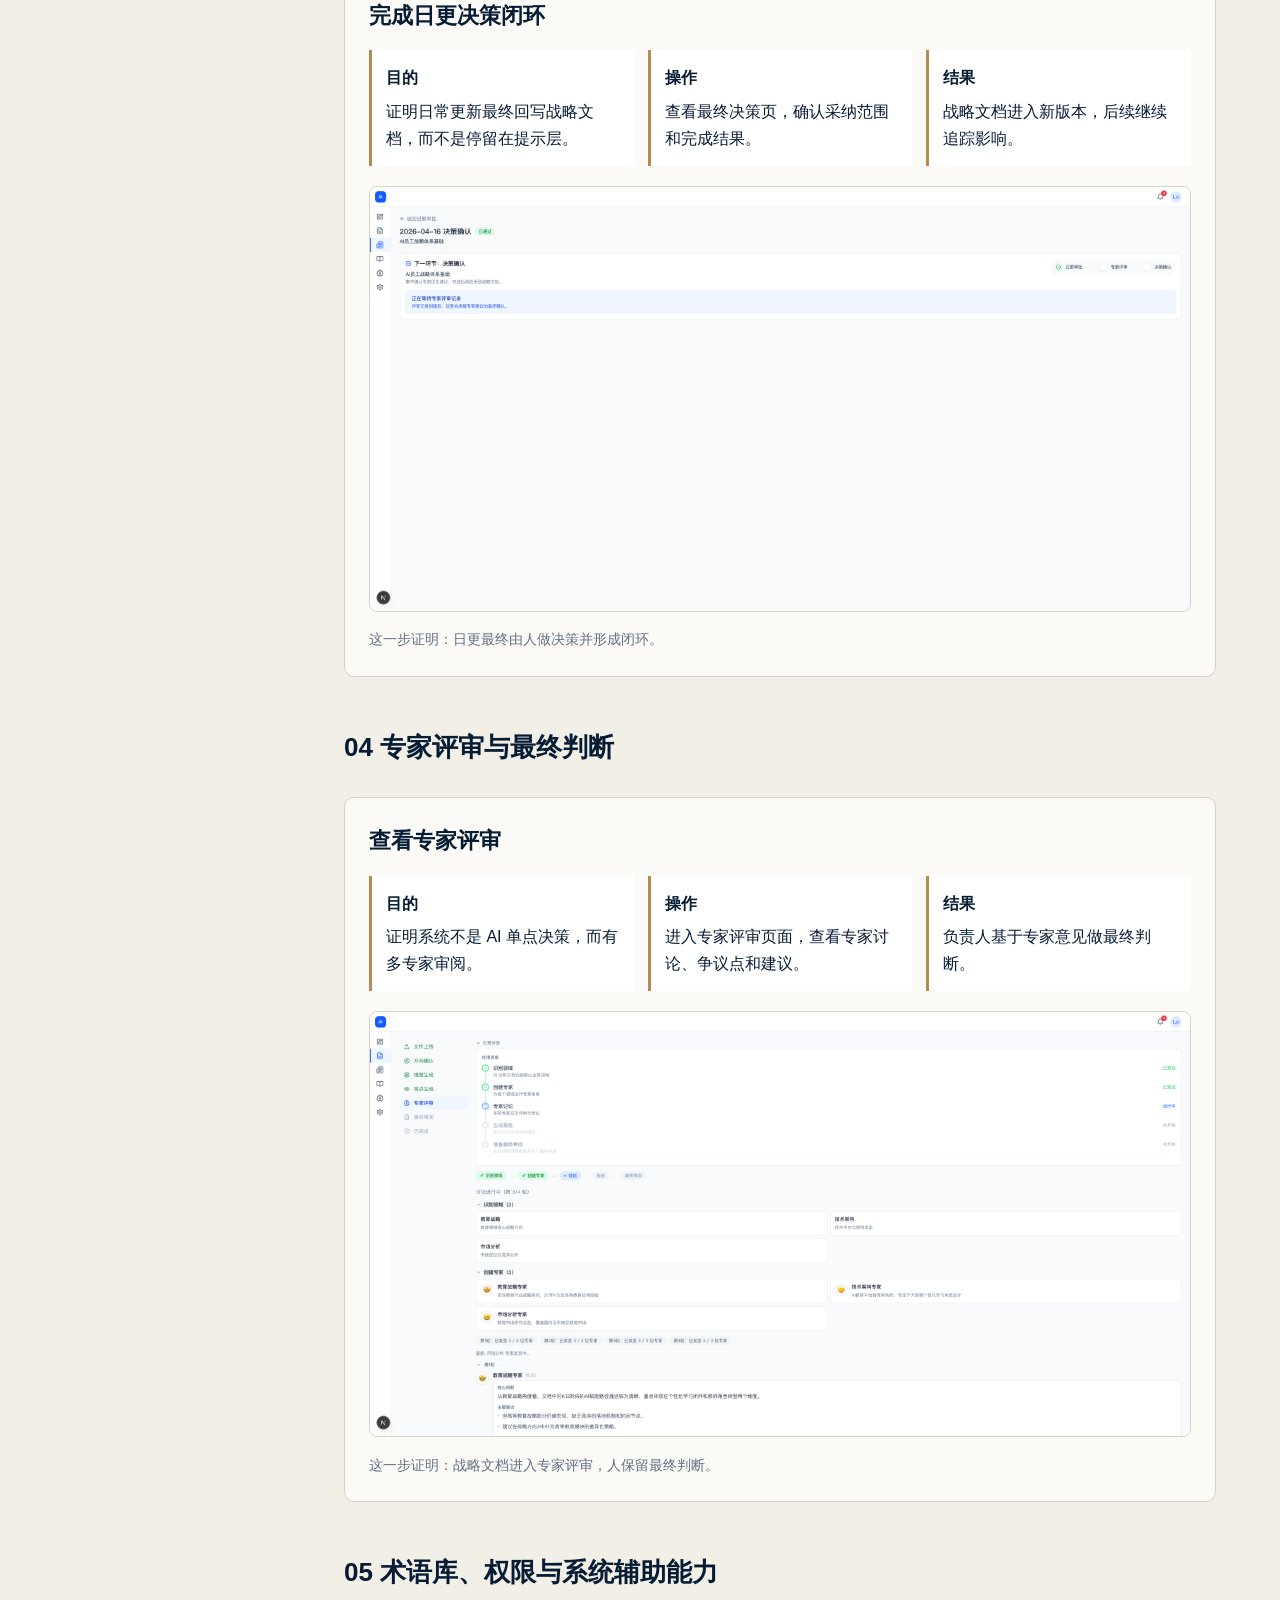
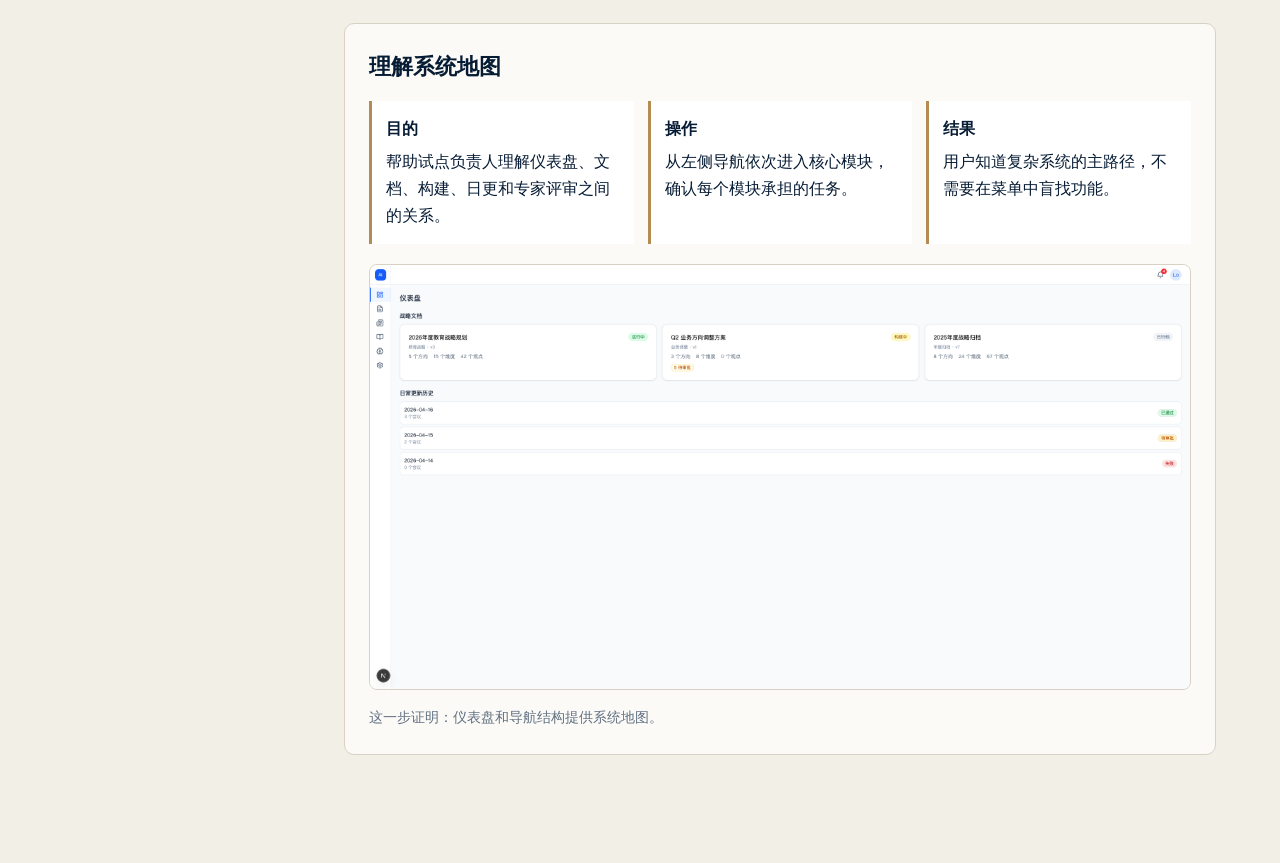
<file: manual/index.html>
<!doctype html>
<html lang="zh-CN">
<head>
  <meta charset="utf-8">
  <meta name="viewport" content="width=device-width, initial-scale=1">
  <title>顶层战略 Agent 产品使用手册</title>
  <link rel="stylesheet" href="assets/manual.css">
</head>
<body>
  <div class="shell">
    <nav class="nav">
      <h1>顶层战略 Agent<br>产品使用手册</h1>
      <a href="#login">01 登录与入口</a>
      <a href="#build">02 从 0 到 1 构建</a>
      <a href="#daily">03 日常动态更新</a>
      <a href="#review">04 专家评审</a>
      <a href="#map">05 系统地图</a>
    </nav>
    <main class="content">
      <section class="hero">
        <div>
          <div class="kicker">Acceptance 1.0 Manual</div>
          <h2>让试点负责人照着完成完整闭环</h2>
          <p class="lead">本手册用于说明顶层战略 Agent 的完整使用路径：从登录账号，到完成从 0 到 1 构建，再到日常动态更新和专家评审。</p>
        </div>
        <img src="images/generated/manual-cover-v1.png" alt="产品使用手册封面">
      </section>
      
  <section id="login">
    <h3>01 登录与系统入口</h3>
    <article class="step">
    <h4>登录系统入口：http://118.196.33.7:3003</h4>
    <div class="step-grid">
      <div class="field"><strong>目的</strong>让新用户从生产入口登录系统，证明手册覆盖完整入口路径。</div>
      <div class="field"><strong>操作</strong>打开登录入口，输入工号@nd.com，初始密码为 123456789。</div>
      <div class="field"><strong>结果</strong>系统完成鉴权并进入仪表盘。</div>
    </div>
    <div class="shot">
      <img data-lightbox src="../screenshots-hd/00-login.png" alt="登录系统入口：http://118.196.33.7:3003">
      <p class="caption">这一步证明：系统从登录账号开始，手册可指导新用户进入系统。</p>
    </div>
  </article>
<article class="step">
    <h4>查看仪表盘与系统入口</h4>
    <div class="step-grid">
      <div class="field"><strong>目的</strong>帮助用户先看当前战略文档、构建进度和日更状态。</div>
      <div class="field"><strong>操作</strong>登录后进入仪表盘，查看文档卡片与更新时间线。</div>
      <div class="field"><strong>结果</strong>用户确认这不是问答工具，而是一套战略工作台。</div>
    </div>
    <div class="shot">
      <img data-lightbox src="../screenshots-hd/01-dashboard.png" alt="查看仪表盘与系统入口">
      <p class="caption">这一步证明：用户进入后先看战略文档、构建进度和日更状态。</p>
    </div>
  </article>
  </section>


  <section id="build">
    <h3>02 从 0 到 1 构建战略文档</h3>
    <article class="step">
    <h4>进入从 0 到 1 构建入口</h4>
    <div class="step-grid">
      <div class="field"><strong>目的</strong>说明新战略文档可以从构建任务开始推进。</div>
      <div class="field"><strong>操作</strong>从侧边栏进入从 0 到 1 构建页面，选择验收演示构建任务。</div>
      <div class="field"><strong>结果</strong>系统进入逐层构建流程。</div>
    </div>
    <div class="shot">
      <img data-lightbox src="../screenshots-hd/10-build-session-list.png" alt="进入从 0 到 1 构建入口">
      <p class="caption">这一步证明：从 0 到 1 构建入口存在，可选择构建任务。</p>
    </div>
  </article>
<article class="step">
    <h4>确认战略方向</h4>
    <div class="step-grid">
      <div class="field"><strong>目的</strong>证明 AI 会先拆出顶层战略方向，但需要用户判断。</div>
      <div class="field"><strong>操作</strong>查看方向卡片，对方向进行批准、拒绝或调整。</div>
      <div class="field"><strong>结果</strong>确认后的方向进入下一层维度拆解。</div>
    </div>
    <div class="shot">
      <img data-lightbox src="../screenshots-hd/11-build-direction.png" alt="确认战略方向">
      <p class="caption">这一步证明：AI 拆解战略方向后，用户进入逐层确认流程。</p>
    </div>
  </article>
<article class="step">
    <h4>确认战略维度</h4>
    <div class="step-grid">
      <div class="field"><strong>目的</strong>证明每个战略方向可继续拆成可管理维度。</div>
      <div class="field"><strong>操作</strong>逐条查看维度定义和重要性，进行批准、拒绝或调整。</div>
      <div class="field"><strong>结果</strong>系统保留人的判断，并推进到观点层。</div>
    </div>
    <div class="shot">
      <img data-lightbox src="../screenshots-hd/12-build-dimensions.png" alt="确认战略维度">
      <p class="caption">这一步证明：用户可确认战略维度，AI 不直接替人拍板。</p>
    </div>
  </article>
<article class="step">
    <h4>确认具体观点与来源</h4>
    <div class="step-grid">
      <div class="field"><strong>目的</strong>证明战略内容可落到可追溯观点，而不是停留在宽泛方向。</div>
      <div class="field"><strong>操作</strong>查看正式文档中的观点、原始引用、会议名称和来源日期。</div>
      <div class="field"><strong>结果</strong>观点进入战略文档后仍保留追溯依据。</div>
    </div>
    <div class="shot">
      <img data-lightbox src="../screenshots-hd/13-build-viewpoints.png" alt="确认具体观点与来源">
      <p class="caption">这一步证明：构建完成后，观点进入正式战略文档，并保留来源引用以支持追溯。</p>
    </div>
  </article>
<article class="step">
    <h4>完成战略文档发布</h4>
    <div class="step-grid">
      <div class="field"><strong>目的</strong>证明从 0 到 1 构建闭环能够到达完成态。</div>
      <div class="field"><strong>操作</strong>查看完成态战略文档和构建记录。</div>
      <div class="field"><strong>结果</strong>战略文档形成可追溯正式版本。</div>
    </div>
    <div class="shot">
      <img data-lightbox src="../screenshots-hd/15-build-completed.png" alt="完成战略文档发布">
      <p class="caption">这一步证明：从 0 到 1 构建闭环可到达完成态。</p>
    </div>
  </article>
  </section>


  <section id="daily">
    <h3>03 日常动态更新</h3>
    <article class="step">
    <h4>进入日常动态更新</h4>
    <div class="step-grid">
      <div class="field"><strong>目的</strong>说明系统可持续接收新会议和外部变化。</div>
      <div class="field"><strong>操作</strong>进入日常更新页面，查看今日更新任务。</div>
      <div class="field"><strong>结果</strong>用户看到待处理或已完成的动态更新任务。</div>
    </div>
    <div class="shot">
      <img data-lightbox src="../screenshots-hd/20-daily-update-list.png" alt="进入日常动态更新">
      <p class="caption">这一步证明：日常动态更新入口和任务列表存在。</p>
    </div>
  </article>
<article class="step">
    <h4>审核变更建议</h4>
    <div class="step-grid">
      <div class="field"><strong>目的</strong>证明系统能把新信息转化成可判断的变更建议。</div>
      <div class="field"><strong>操作</strong>查看修改、新增或删除建议，选择采纳、拒绝或调整。</div>
      <div class="field"><strong>结果</strong>AI 给建议，人做判断。</div>
    </div>
    <div class="shot">
      <img data-lightbox src="../screenshots-hd/21-daily-update-review.png" alt="审核变更建议">
      <p class="caption">这一步证明：系统生成变更建议，用户可采纳、拒绝或调整。</p>
    </div>
  </article>
<article class="step">
    <h4>进入日更专家复核</h4>
    <div class="step-grid">
      <div class="field"><strong>目的</strong>证明日常变更也能经过专家复核。</div>
      <div class="field"><strong>操作</strong>进入专家复核页，查看专家对变更建议的讨论。</div>
      <div class="field"><strong>结果</strong>变更建议获得更稳健的判断依据。</div>
    </div>
    <div class="shot">
      <img data-lightbox src="../screenshots-hd/22-daily-expert-review.png" alt="进入日更专家复核">
      <p class="caption">这一步证明：日更变更进入专家复核。</p>
    </div>
  </article>
<article class="step">
    <h4>完成日更决策闭环</h4>
    <div class="step-grid">
      <div class="field"><strong>目的</strong>证明日常更新最终回写战略文档，而不是停留在提示层。</div>
      <div class="field"><strong>操作</strong>查看最终决策页，确认采纳范围和完成结果。</div>
      <div class="field"><strong>结果</strong>战略文档进入新版本，后续继续追踪影响。</div>
    </div>
    <div class="shot">
      <img data-lightbox src="../screenshots-hd/23-daily-decision.png" alt="完成日更决策闭环">
      <p class="caption">这一步证明：日更最终由人做决策并形成闭环。</p>
    </div>
  </article>
  </section>


  <section id="review">
    <h3>04 专家评审与最终判断</h3>
    <article class="step">
    <h4>查看专家评审</h4>
    <div class="step-grid">
      <div class="field"><strong>目的</strong>证明系统不是 AI 单点决策，而有多专家审阅。</div>
      <div class="field"><strong>操作</strong>进入专家评审页面，查看专家讨论、争议点和建议。</div>
      <div class="field"><strong>结果</strong>负责人基于专家意见做最终判断。</div>
    </div>
    <div class="shot">
      <img data-lightbox src="../screenshots-hd/14-build-expert-review.png" alt="查看专家评审">
      <p class="caption">这一步证明：战略文档进入专家评审，人保留最终判断。</p>
    </div>
  </article>
  </section>


  <section id="map">
    <h3>05 术语库、权限与系统辅助能力</h3>
    <article class="step">
    <h4>理解系统地图</h4>
    <div class="step-grid">
      <div class="field"><strong>目的</strong>帮助试点负责人理解仪表盘、文档、构建、日更和专家评审之间的关系。</div>
      <div class="field"><strong>操作</strong>从左侧导航依次进入核心模块，确认每个模块承担的任务。</div>
      <div class="field"><strong>结果</strong>用户知道复杂系统的主路径，不需要在菜单中盲找功能。</div>
    </div>
    <div class="shot">
      <img data-lightbox src="../screenshots-hd/01-dashboard.png" alt="理解系统地图">
      <p class="caption">这一步证明：仪表盘和导航结构提供系统地图。</p>
    </div>
  </article>
  </section>

    </main>
  </div>
  <div class="lightbox"><img alt="放大截图"></div>
  <script src="assets/manual.js"></script>
</body>
</html>
</file>
<file: manual/assets/manual.css>
:root {
  --paper: #f2efe7;
  --panel: #fbfaf6;
  --ink: #061b34;
  --muted: #617083;
  --line: #d8d2c4;
  --gold: #b48b52;
}

* { box-sizing: border-box; }

html { scroll-behavior: smooth; }

body {
  margin: 0;
  background: var(--paper);
  color: var(--ink);
  font-family: -apple-system, BlinkMacSystemFont, "PingFang SC", "Microsoft YaHei", sans-serif;
  line-height: 1.7;
}

a { color: inherit; }

.shell {
  display: grid;
  grid-template-columns: 280px 1fr;
  min-height: 100vh;
}

.nav {
  position: sticky;
  top: 0;
  height: 100vh;
  padding: 32px 24px;
  border-right: 1px solid var(--line);
  background: rgba(251, 250, 246, 0.88);
}

.nav h1 {
  margin: 0 0 24px;
  font-size: 22px;
  line-height: 1.25;
}

.nav a {
  display: block;
  padding: 9px 0;
  color: var(--muted);
  text-decoration: none;
  font-size: 14px;
}

.content {
  padding: 48px 64px 80px;
  max-width: 1280px;
}

.hero {
  display: grid;
  grid-template-columns: 1.05fr .95fr;
  gap: 32px;
  align-items: center;
  margin-bottom: 56px;
}

.hero img {
  width: 100%;
  border: 1px solid var(--line);
  border-radius: 10px;
}

.kicker {
  letter-spacing: .18em;
  text-transform: uppercase;
  color: var(--gold);
  font-size: 12px;
}

h2 {
  margin: 0 0 16px;
  font-size: 44px;
  line-height: 1.12;
  letter-spacing: 0;
}

h3 {
  margin: 48px 0 12px;
  font-size: 26px;
}

h4 {
  margin: 0 0 14px;
  font-size: 22px;
}

.lead {
  font-size: 19px;
  color: var(--muted);
}

.step {
  margin: 28px 0;
  padding: 24px;
  border: 1px solid var(--line);
  background: var(--panel);
  border-radius: 10px;
}

.step-grid {
  display: grid;
  grid-template-columns: repeat(3, 1fr);
  gap: 14px;
  margin: 16px 0 20px;
}

.field {
  padding: 14px;
  background: #fff;
  border-left: 3px solid var(--gold);
}

.field strong {
  display: block;
  margin-bottom: 6px;
}

.shot { margin-top: 16px; }

.shot img {
  width: 100%;
  border: 1px solid var(--line);
  border-radius: 8px;
  background: #fff;
  cursor: zoom-in;
}

.caption {
  margin: 8px 0 0;
  color: var(--muted);
  font-size: 14px;
}

.lightbox {
  position: fixed;
  inset: 0;
  display: none;
  align-items: center;
  justify-content: center;
  padding: 32px;
  background: rgba(6, 27, 52, .86);
  z-index: 50;
}

.lightbox.open { display: flex; }

.lightbox img {
  max-width: 96vw;
  max-height: 92vh;
  background: #fff;
}

@media (max-width: 900px) {
  .shell { grid-template-columns: 1fr; }
  .nav { position: static; height: auto; }
  .content { padding: 28px 20px 48px; }
  .hero, .step-grid { grid-template-columns: 1fr; }
  h2 { font-size: 34px; }
}
</file>
